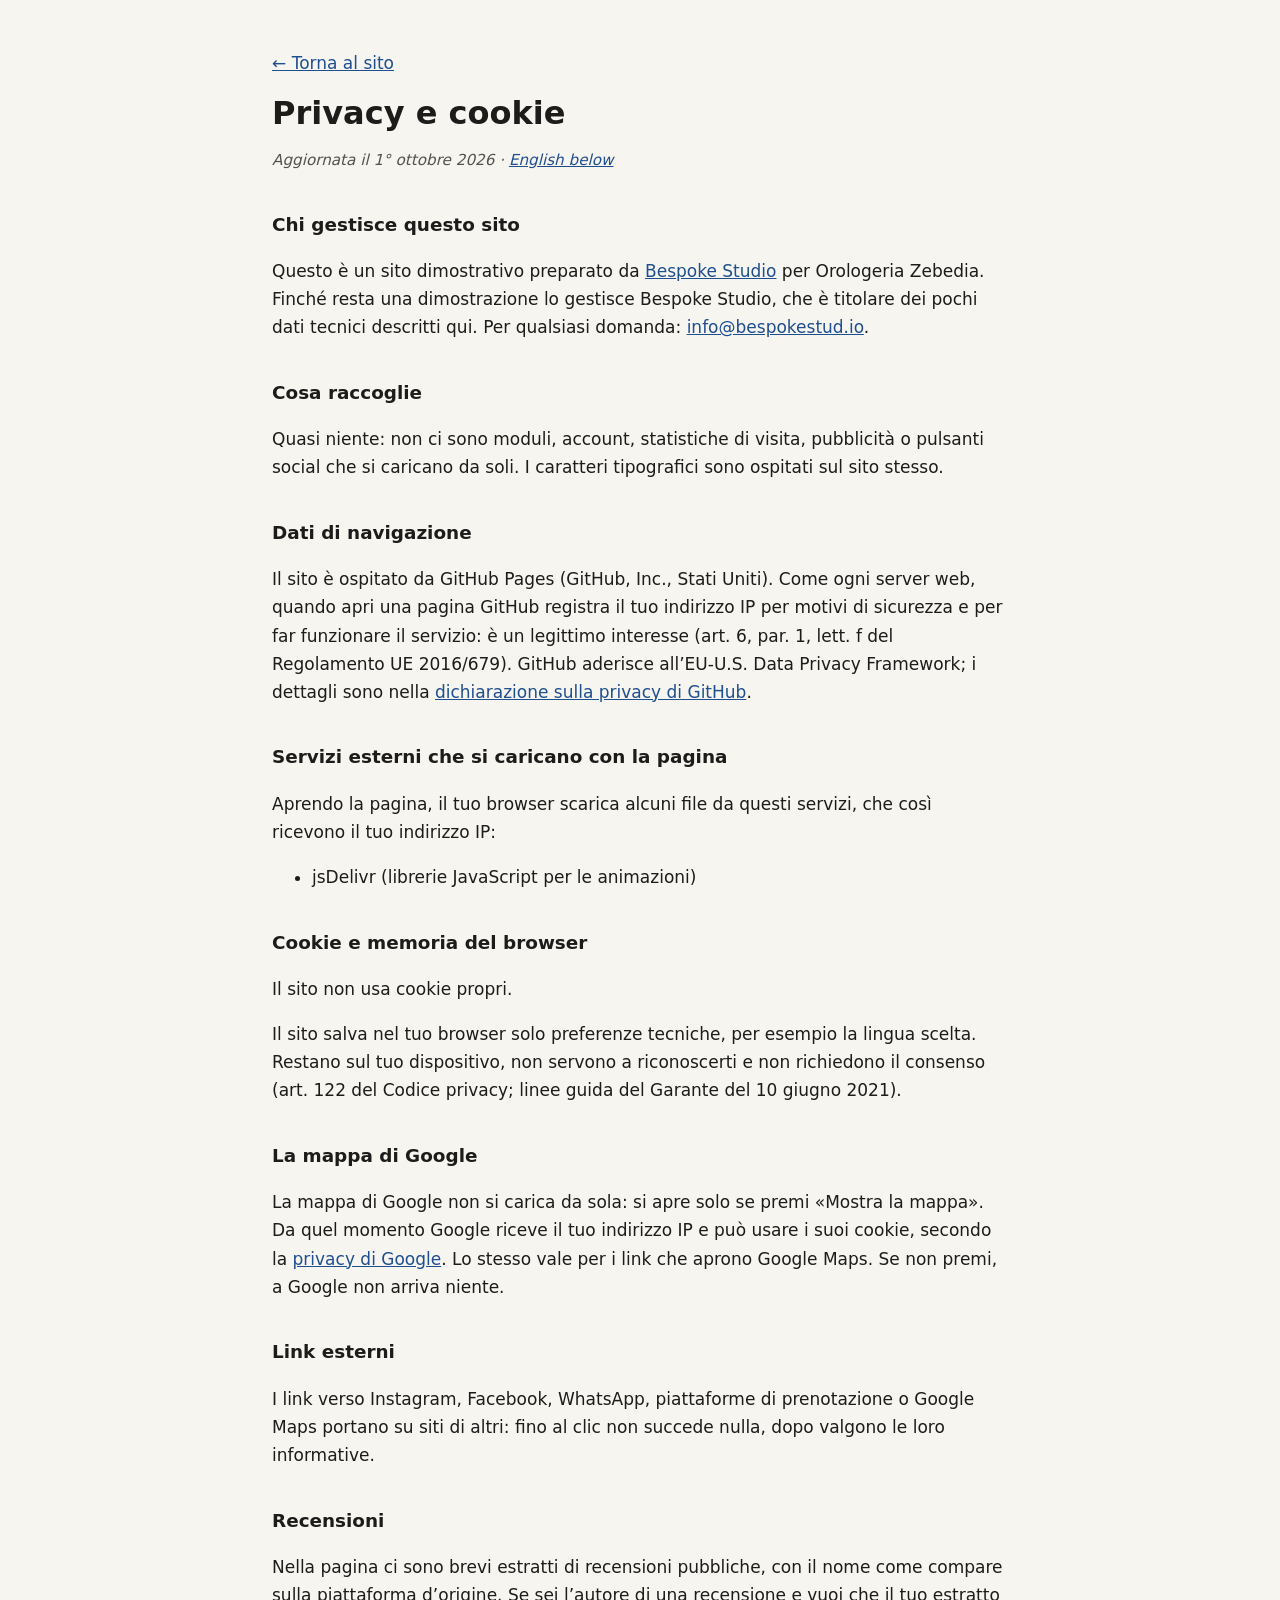
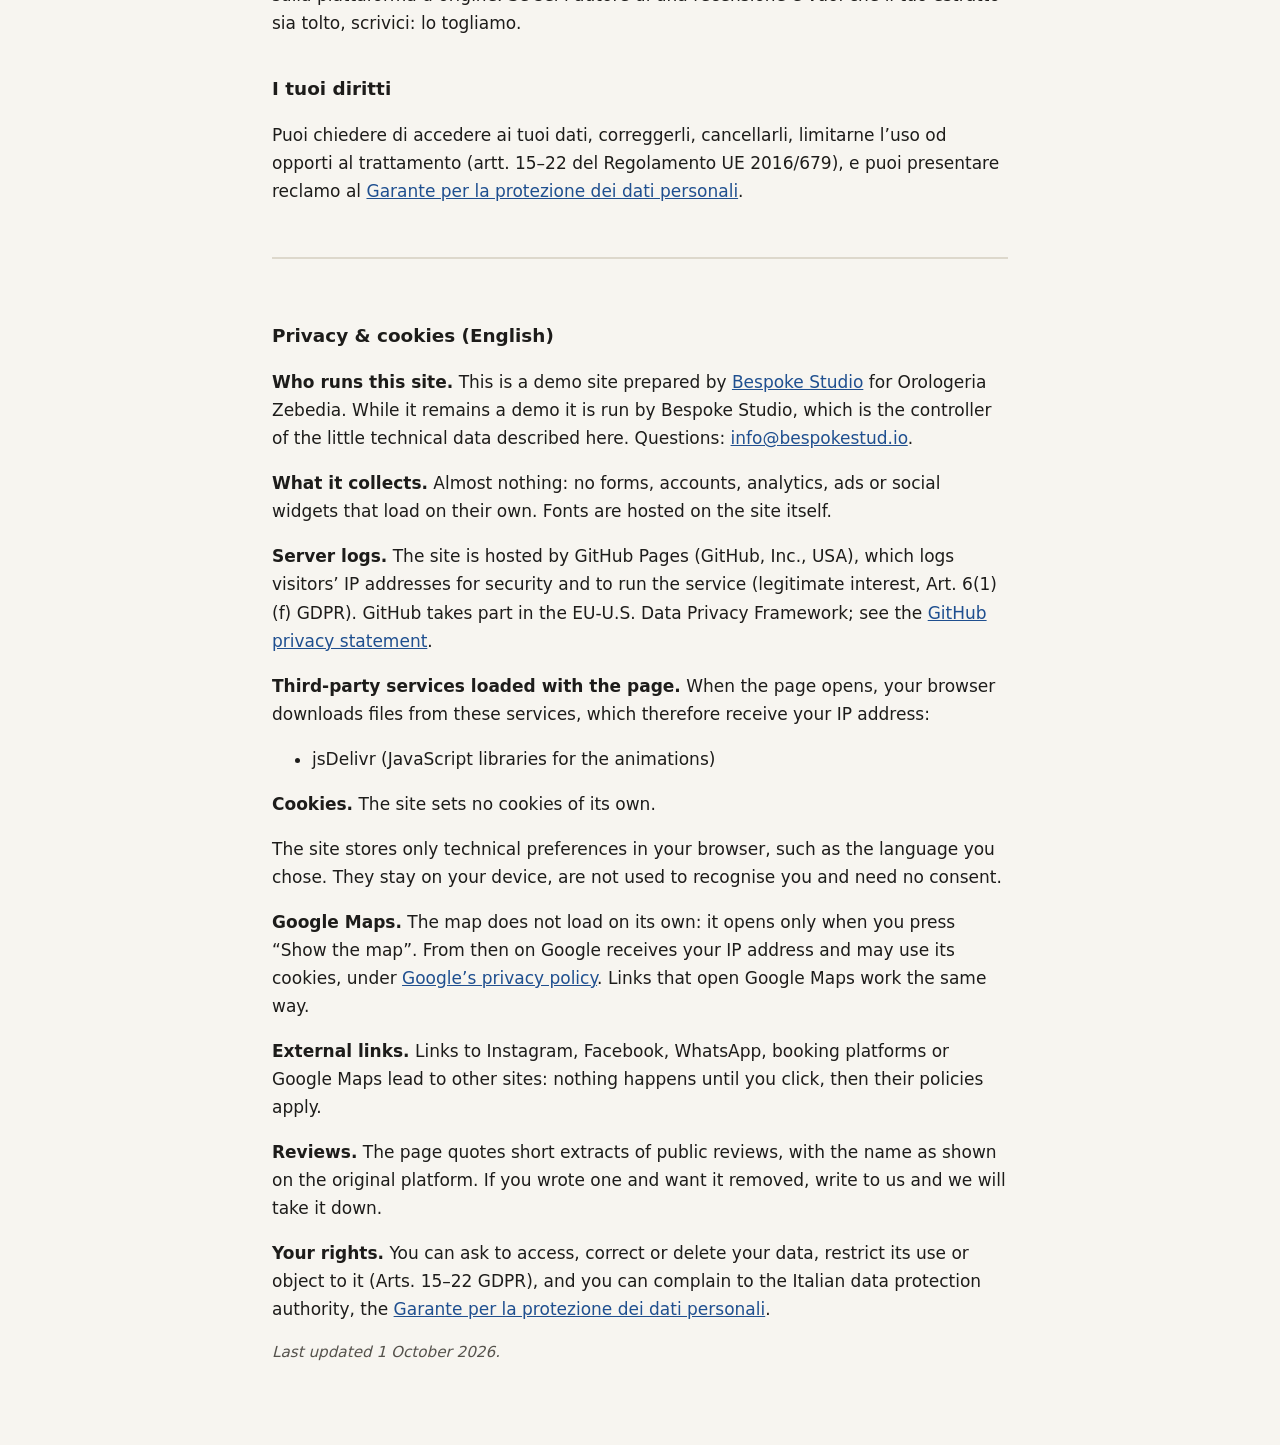
<file: privacy.html>
<!DOCTYPE html>
<html lang="it">
<head>
  <meta charset="UTF-8">
  <meta name="viewport" content="width=device-width, initial-scale=1.0">
  <meta name="robots" content="noindex">
  <title>Privacy e cookie · Orologeria Zebedia</title>
  <meta name="description" content="Informativa privacy e cookie del sito Orologeria Zebedia.">
  <style>
    body { margin: 0; background: #f7f5f0; color: #1d1c1a; font: 17px/1.65 system-ui, -apple-system, "Segoe UI", Roboto, sans-serif; }
    main { max-width: 46rem; margin: 0 auto; padding: 32px 20px 64px; }
    h1 { font-size: 2rem; line-height: 1.2; margin: 0.4em 0 0.2em; }
    h2 { font-size: 1.15rem; margin: 2em 0 0.4em; }
    a { color: #1f4f8f; }
    .data { color: #55524c; font-style: italic; font-size: 0.95rem; }
    .en { margin-top: 3em; padding-top: 1.5em; border-top: 2px solid #ddd8cc; }
    code { font-size: 0.9em; background: #ebe7dc; padding: 0 4px; border-radius: 3px; }
  </style>
</head>
<body>
<main>
  <p><a href="index.html">← Torna al sito</a></p>
  <h1>Privacy e cookie</h1>
  <p class="data">Aggiornata il 1° ottobre 2026 · <a href="#english" lang="en">English below</a></p>
  <h2>Chi gestisce questo sito</h2>
  <p>Questo è un sito dimostrativo preparato da <a href="https://bespokestud.io" rel="noopener">Bespoke Studio</a> per Orologeria Zebedia. Finché resta una dimostrazione lo gestisce Bespoke Studio, che è titolare dei pochi dati tecnici descritti qui. Per qualsiasi domanda: <a href="mailto:info@bespokestud.io">info@bespokestud.io</a>.</p>
  <h2>Cosa raccoglie</h2>
  <p>Quasi niente: non ci sono moduli, account, statistiche di visita, pubblicità o pulsanti social che si caricano da soli. I caratteri tipografici sono ospitati sul sito stesso.</p>
  <h2>Dati di navigazione</h2>
  <p>Il sito è ospitato da GitHub Pages (GitHub, Inc., Stati Uniti). Come ogni server web, quando apri una pagina GitHub registra il tuo indirizzo IP per motivi di sicurezza e per far funzionare il servizio: è un legittimo interesse (art. 6, par. 1, lett. f del Regolamento UE 2016/679). GitHub aderisce all’EU-U.S. Data Privacy Framework; i dettagli sono nella <a href="https://docs.github.com/site-policy/privacy-policies/github-general-privacy-statement" rel="noopener">dichiarazione sulla privacy di GitHub</a>.</p>
  <h2>Servizi esterni che si caricano con la pagina</h2>
  <p>Aprendo la pagina, il tuo browser scarica alcuni file da questi servizi, che così ricevono il tuo indirizzo IP:</p>
  <ul><li>jsDelivr (librerie JavaScript per le animazioni)</li></ul>
  <h2>Cookie e memoria del browser</h2>
  <p>Il sito non usa cookie propri.</p>
  <p>Il sito salva nel tuo browser solo preferenze tecniche, per esempio la lingua scelta. Restano sul tuo dispositivo, non servono a riconoscerti e non richiedono il consenso (art. 122 del Codice privacy; linee guida del Garante del 10 giugno 2021).</p>
  <h2>La mappa di Google</h2>
  <p>La mappa di Google non si carica da sola: si apre solo se premi «Mostra la mappa». Da quel momento Google riceve il tuo indirizzo IP e può usare i suoi cookie, secondo la <a href="https://policies.google.com/privacy?hl=it" rel="noopener">privacy di Google</a>. Lo stesso vale per i link che aprono Google Maps. Se non premi, a Google non arriva niente.</p>
  <h2>Link esterni</h2>
  <p>I link verso Instagram, Facebook, WhatsApp, piattaforme di prenotazione o Google Maps portano su siti di altri: fino al clic non succede nulla, dopo valgono le loro informative.</p>
  <h2>Recensioni</h2>
  <p>Nella pagina ci sono brevi estratti di recensioni pubbliche, con il nome come compare sulla piattaforma d’origine. Se sei l’autore di una recensione e vuoi che il tuo estratto sia tolto, scrivici: lo togliamo.</p>
  <h2>I tuoi diritti</h2>
  <p>Puoi chiedere di accedere ai tuoi dati, correggerli, cancellarli, limitarne l’uso od opporti al trattamento (artt. 15–22 del Regolamento UE 2016/679), e puoi presentare reclamo al <a href="https://www.garanteprivacy.it" rel="noopener">Garante per la protezione dei dati personali</a>.</p>
  <div class="en" id="english" lang="en">
    <h2>Privacy &amp; cookies (English)</h2>
    <p><strong>Who runs this site.</strong> This is a demo site prepared by <a href="https://bespokestud.io" rel="noopener">Bespoke Studio</a> for Orologeria Zebedia. While it remains a demo it is run by Bespoke Studio, which is the controller of the little technical data described here. Questions: <a href="mailto:info@bespokestud.io">info@bespokestud.io</a>.</p>
    <p><strong>What it collects.</strong> Almost nothing: no forms, accounts, analytics, ads or social widgets that load on their own. Fonts are hosted on the site itself.</p>
    <p><strong>Server logs.</strong> The site is hosted by GitHub Pages (GitHub, Inc., USA), which logs visitors’ IP addresses for security and to run the service (legitimate interest, Art. 6(1)(f) GDPR). GitHub takes part in the EU-U.S. Data Privacy Framework; see the <a href="https://docs.github.com/site-policy/privacy-policies/github-general-privacy-statement" rel="noopener">GitHub privacy statement</a>.</p>
    <p><strong>Third-party services loaded with the page.</strong> When the page opens, your browser downloads files from these services, which therefore receive your IP address:</p><ul><li>jsDelivr (JavaScript libraries for the animations)</li></ul>
    <p><strong>Cookies.</strong> The site sets no cookies of its own.</p>
    <p>The site stores only technical preferences in your browser, such as the language you chose. They stay on your device, are not used to recognise you and need no consent.</p>
    <p><strong>Google Maps.</strong> The map does not load on its own: it opens only when you press “Show the map”. From then on Google receives your IP address and may use its cookies, under <a href="https://policies.google.com/privacy?hl=en" rel="noopener">Google’s privacy policy</a>. Links that open Google Maps work the same way.</p>
    <p><strong>External links.</strong> Links to Instagram, Facebook, WhatsApp, booking platforms or Google Maps lead to other sites: nothing happens until you click, then their policies apply.</p>
    <p><strong>Reviews.</strong> The page quotes short extracts of public reviews, with the name as shown on the original platform. If you wrote one and want it removed, write to us and we will take it down.</p>
    <p><strong>Your rights.</strong> You can ask to access, correct or delete your data, restrict its use or object to it (Arts. 15–22 GDPR), and you can complain to the Italian data protection authority, the <a href="https://www.garanteprivacy.it" rel="noopener">Garante per la protezione dei dati personali</a>.</p>
    <p class="data">Last updated 1 October 2026.</p>
  </div>
</main>
</body>
</html>
</file>
